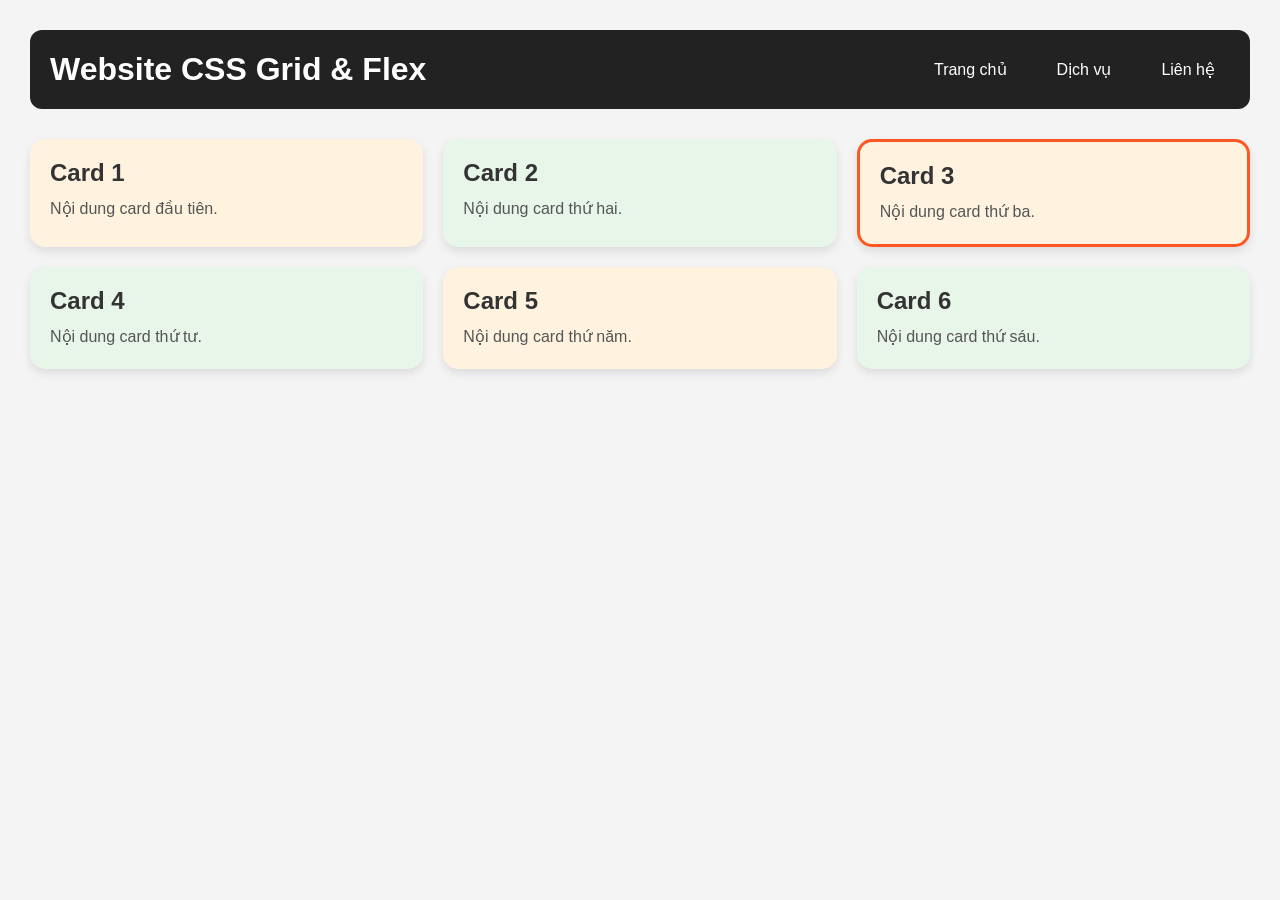
<file: index.html>
<!DOCTYPE html>
<html lang="vi">
<head>
    <meta charset="UTF-8">
    <meta name="viewport" content="width=device-width, initial-scale=1.0">
    <title>CSS Grid và Flex</title>

    <!-- LINK CSS -->
    <link rel="stylesheet" href="style.css">
</head>

<body>

    <header>
        <h1>Website CSS Grid & Flex</h1>

        <nav>
            <a href="#">Trang chủ</a>
            <a href="#">Dịch vụ</a>
            <a href="#">Liên hệ</a>
        </nav>
    </header>

    <main class="container">

        <section class="card">
            <h2>Card 1</h2>
            <p>Nội dung card đầu tiên.</p>
        </section>

        <section class="card">
            <h2>Card 2</h2>
            <p>Nội dung card thứ hai.</p>
        </section>

        <section class="card">
            <h2>Card 3</h2>
            <p>Nội dung card thứ ba.</p>
        </section>

        <section class="card">
            <h2>Card 4</h2>
            <p>Nội dung card thứ tư.</p>
        </section>

        <section class="card">
            <h2>Card 5</h2>
            <p>Nội dung card thứ năm.</p>
        </section>

        <section class="card">
            <h2>Card 6</h2>
            <p>Nội dung card thứ sáu.</p>
        </section>

    </main>

</body>
</html>
</file>
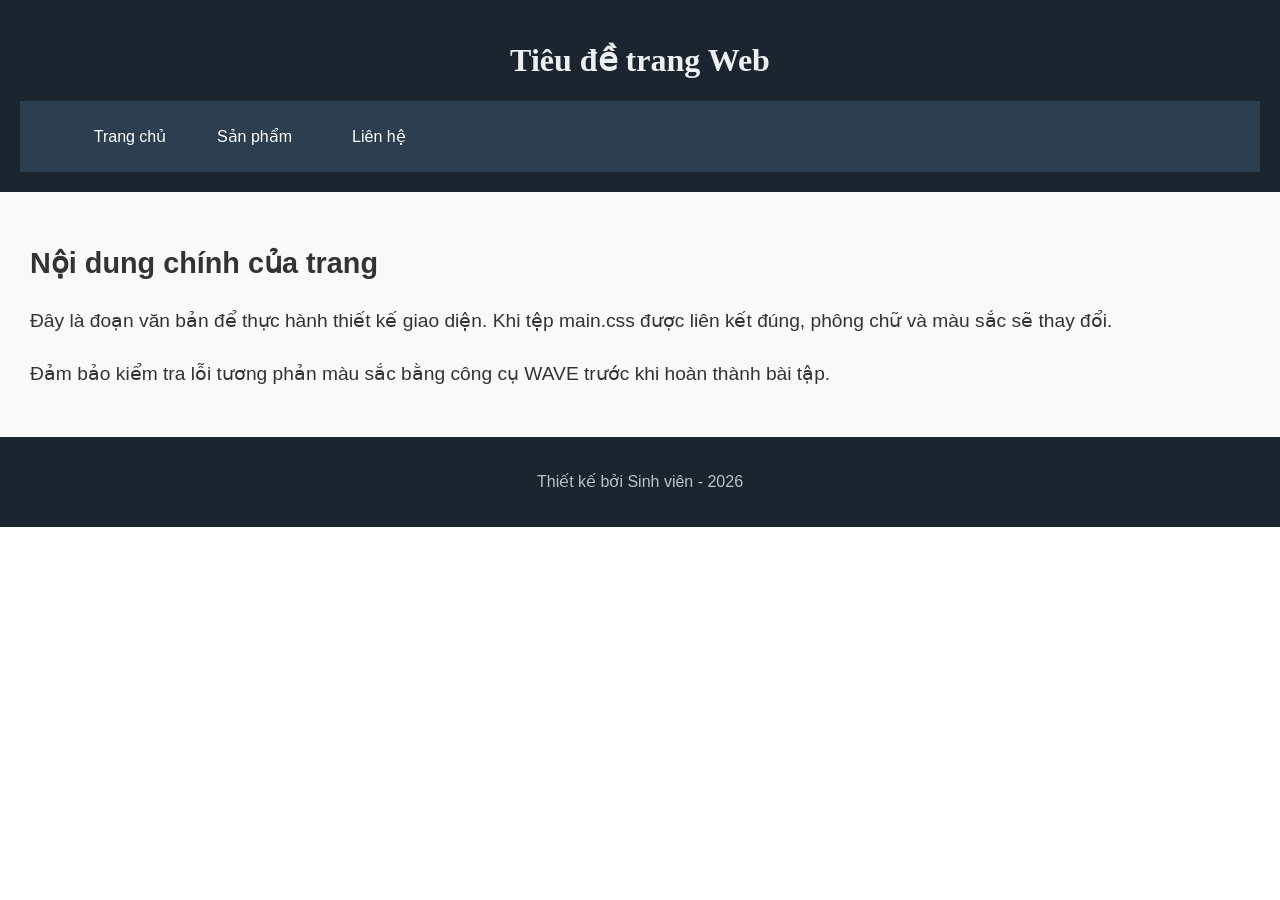
<file: index_old.html>
<!DOCTYPE html>
<html lang="vi">
<head>
    <meta charset="UTF-8">
    <meta name="viewport" content="width=device-width, initial-scale=1.0">
    <title>Bài tập CSS</title>
    <link rel="stylesheet" href="main.css">
</head>
<body>

    <header>
        <h1>Tiêu đề trang Web</h1>
        <nav>
            <ul>
                <li><a href="#">Trang chủ</a></li>
                <li><a href="#">Sản phẩm</a></li>
                <li><a href="#">Liên hệ</a></li>
            </ul>
        </nav>
    </header>

    <main>
        <h2>Nội dung chính của trang</h2>
        <p>Đây là đoạn văn bản để thực hành thiết kế giao diện. Khi tệp main.css được liên kết đúng, phông chữ và màu sắc sẽ thay đổi.</p>
        <p>Đảm bảo kiểm tra lỗi tương phản màu sắc bằng công cụ WAVE trước khi hoàn thành bài tập.</p>
    </main>

    <footer>
        <p>Thiết kế bởi Sinh viên - 2026</p>
    </footer>

</body>
</html>
</file>
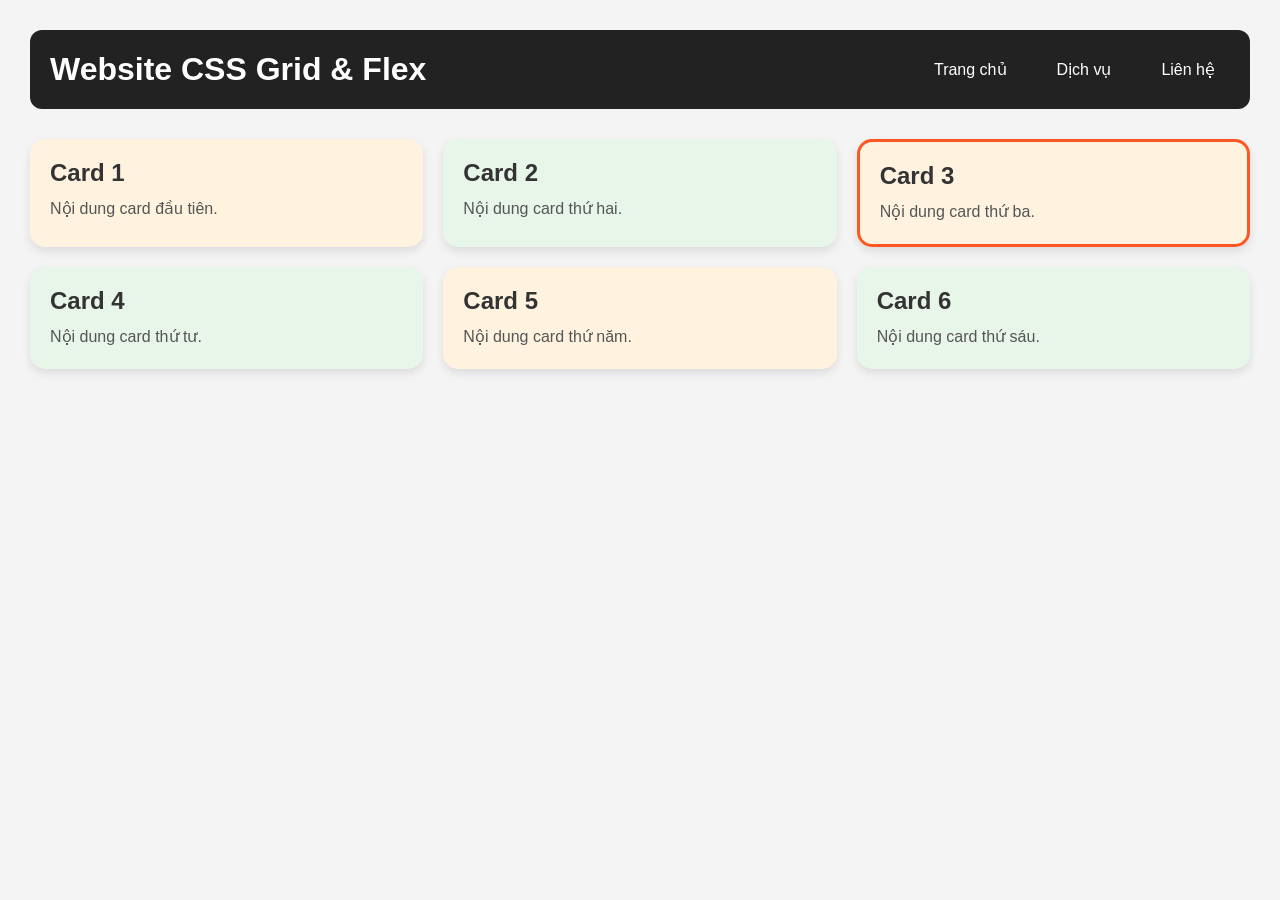
<file: inndex.html>
<!DOCTYPE html>
<html lang="vi">
<head>
    <meta charset="UTF-8">
    <meta name="viewport" content="width=device-width, initial-scale=1.0">
    <title>CSS Grid và Flex</title>

    <!-- LINK CSS -->
    <link rel="stylesheet" href="style.css">
</head>

<body>

    <header>
        <h1>Website CSS Grid & Flex</h1>

        <nav>
            <a href="#">Trang chủ</a>
            <a href="#">Dịch vụ</a>
            <a href="#">Liên hệ</a>
        </nav>
    </header>

    <main class="container">

        <section class="card">
            <h2>Card 1</h2>
            <p>Nội dung card đầu tiên.</p>
        </section>

        <section class="card">
            <h2>Card 2</h2>
            <p>Nội dung card thứ hai.</p>
        </section>

        <section class="card">
            <h2>Card 3</h2>
            <p>Nội dung card thứ ba.</p>
        </section>

        <section class="card">
            <h2>Card 4</h2>
            <p>Nội dung card thứ tư.</p>
        </section>

        <section class="card">
            <h2>Card 5</h2>
            <p>Nội dung card thứ năm.</p>
        </section>

        <section class="card">
            <h2>Card 6</h2>
            <p>Nội dung card thứ sáu.</p>
        </section>

    </main>

</body>
</html>
</file>
<file: style.css>
/* RESET */
*{
    margin:0;
    padding:0;
    box-sizing:border-box;
}

/* BODY */
body{
    font-family:Arial, sans-serif;
    background:#f4f4f4;
    padding:30px;
}

/* HEADER FLEX */
header{
    display:flex;
    justify-content:space-between;
    align-items:center;
    background:#222;
    color:white;
    padding:20px;
    border-radius:12px;
    margin-bottom:30px;
}

/* NAV FLEX */
nav{
    display:flex;
    gap:20px;
}

/* LINK */
nav a{
    color:white;
    text-decoration:none;
    padding:10px 15px;
    border-radius:8px;
    transition:0.3s;
}

/* HOVER */
nav a:hover{
    background:#00bcd4;
    transform:scale(1.1);
}

/* GRID */
.container{
    display:grid;
    grid-template-columns:repeat(3, 1fr);
    gap:20px;
}

/* CARD */
.card{
    background:white;
    padding:20px;
    border-radius:15px;
    box-shadow:0 4px 10px rgba(0,0,0,0.1);
    transition:0.3s;
}

/* HOVER THÚ VỊ */
.card:hover{
    transform:translateY(-10px) rotate(2deg);
    background:#e0f7fa;
}

/* NTH-CHILD */
.card:nth-child(odd){
    background:#fff3e0;
}

.card:nth-child(even){
    background:#e8f5e9;
}

.card:nth-child(3){
    border:3px solid #ff5722;
}

.card h2{
    margin-bottom:10px;
    color:#333;
}

.card p{
    color:#555;
    line-height:1.5;
}

/* RESPONSIVE */
@media(max-width:768px){

    .container{
        grid-template-columns:1fr;
    }

    header{
        flex-direction:column;
        gap:15px;
    }

}
</file>
<file: main.css>
body {
    font-family: 'Segoe UI', Tahoma, Geneva, Verdana, sans-serif;
    font-size: 16px;
    margin: 0;
    color: #333;
}

header {
    background-color: #1a252f;
    padding: 20px;
}

nav {
    background-color: #2c3e50;
    padding: 10px;
}

li {
    display: inline-block;
    width: 120px;
    text-align: center;
}

nav a {
    color: #ffffff;
    text-decoration: none;
}

main {
    background-color: #f9f9f9;
    padding: 30px;
    font-size: 1.2rem;
}

h1 {
    color: #ecf0f1;
    text-align: center;
    font-family: Georgia, serif;
}

p {
    line-height: 1.8;
    margin-bottom: 15px;
}

footer {
    background-color: #1a252f;
    color: #bdc3c7;
    text-align: center;
    padding: 15px;
}
</file>
